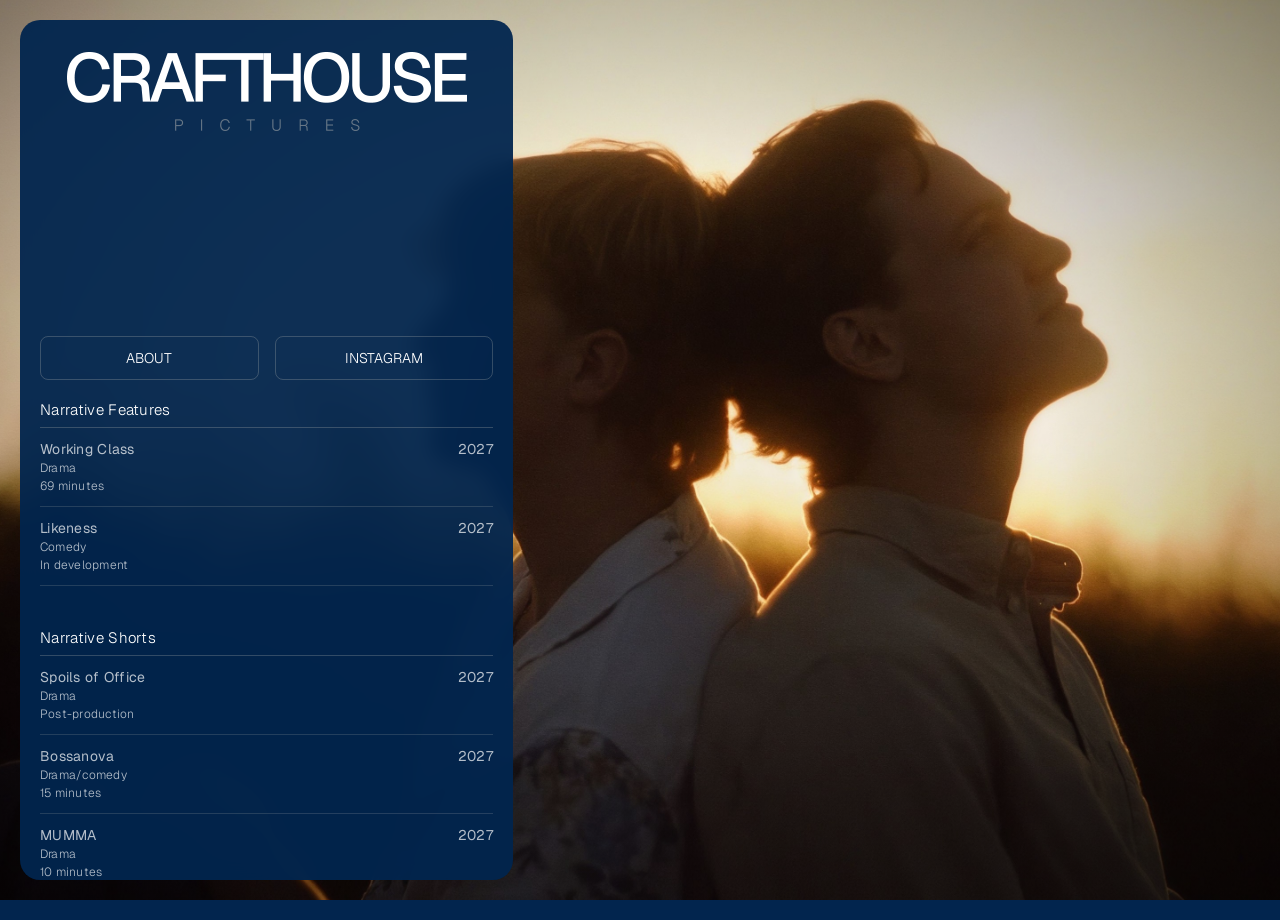
<file: index.html>
<!DOCTYPE html>
<html lang="en">
<head>
    <meta charset="UTF-8">
    <meta name="viewport" content="width=device-width, initial-scale=1.0, viewport-fit=cover">
    <title>CRAFTHOUSE</title>
    <link rel="stylesheet" href="style.css">
    <link rel="icon" type="image/x-icon" href="favicon.png">
    <link rel="preconnect" href="https://fonts.googleapis.com">
    <link rel="preconnect" href="https://fonts.gstatic.com" crossorigin>
    <link href="https://fonts.googleapis.com/css2?family=Geist:ital,wght@0,100..900;1,100..900&display=swap" rel="stylesheet">

      <script>
        // Runs before paint: only browsers lacking native cross-document
        // View Transitions get the JS fade fallback (see style.css / transition.js).
        if (!('startViewTransition' in document)) {
            document.documentElement.classList.add('js-fade');
        }
    </script>

</head>
<body>

    <!-- Background crossfade layers: one per project image, stacked and faded via opacity -->
    <div class="bg-layers">
        <div class="bg-layer bg-default"></div>
        <div class="bg-layer bg-working"></div>
        <div class="bg-layer bg-likeness"></div>
        <div class="bg-layer bg-spoilsofoffice"></div>
        <div class="bg-layer bg-bossanova"></div>
        <div class="bg-layer bg-mumma"></div>
        <div class="bg-layer bg-munchies"></div>
        <div class="bg-layer bg-cicada"></div>
        <div class="bg-vignette"></div>
    </div>

    <div class="panel">

        <img class="logo" src="logo.png" alt="Crafthouse">

        <div class="panelbuttons">
            <button type="button" onclick="window.location.href='about.html'">ABOUT</button>
            <button type="button" onclick="window.location.href='https://www.instagram.com/crafthousepictures'">INSTAGRAM</button>
        </div>

        <!-- Desktop: transparent wrapper (display: contents), list looks exactly as before.
             Mobile: becomes a horizontal swipe carousel. -->
        <div class="projects">

            <!-- Features -->

            <div class="sectiontitle">
                Narrative Features
            </div>

            <!-- Working Class -->

            <div onclick="window.location.href='working-class.html'"class="project working" data-state="default" data-bg="working" data-category="Narrative Feature">
                <div class="project-header">
                    <span>Working Class</span>
                    <span>2027</span>
                </div>
                <div class="project-info">Drama</div>
                <div class="project-info">69 minutes</div>
            </div>

            <!-- Likeness -->

            <div class="project likeness" data-state="default" data-bg="likeness" data-category="Narrative Feature">
                <div class="project-header">
                    <span>Likeness</span>
                    <span>2027</span>
                </div>
                <div class="project-info">Comedy</div>
                <div class="project-info">In development</div>
            </div>

            <!-- Shorts -->

            <div class="sectiontitle" style="margin-top: 22px;">
                Narrative Shorts
            </div>

            <!-- Spoils of Office -->

            <div class="project spoilsofoffice" data-state="default" data-bg="spoilsofoffice" data-category="Narrative Short">
                <div class="project-header">
                    <span>Spoils of Office</span>
                    <span>2027</span>
                </div>
                <div class="project-info">Drama</div>
                <div class="project-info">Post-production</div>
            </div>

            <!-- Bossanova -->

            <div onclick="window.location.href='bossanova.html'" class="project bossanova" data-state="default" data-bg="bossanova" data-category="Narrative Short">
                <div class="project-header">
                    <span>Bossanova</span>
                    <span>2027</span>
                </div>
                <div class="project-info">Drama/comedy</div>
                <div class="project-info">15 minutes</div>
            </div>

            <!-- Mumma -->

            <div onclick="window.location.href='mumma.html'" class="project mumma" data-state="default" data-bg="mumma" data-category="Narrative Short">
                <div class="project-header">
                    <span>MUMMA</span>
                    <span>2027</span>
                </div>
                <div class="project-info">Drama</div>
                <div class="project-info">10 minutes</div>
            </div>

            <!-- Munchies -->

            <div onclick="window.location.href='munchies.html'" class="project munchies" data-state="default" data-bg="munchies" data-category="Narrative Short">
                <div class="project-header">
                    <span>MUNCHIES</span>
                    <span>2025</span>
                </div>
                <div class="project-info">Crime/comedy</div>
                <div class="project-info">11 minutes</div>
            </div>

            <!-- Cicada -->

            <div onclick="window.location.href='cicada.html'" class="project cicada" data-state="default" data-bg="cicada" data-category="Narrative Short">
                <div class="project-header">
                    <span>Cicada</span>
                    <span>2025</span>
                </div>
                <div class="project-info">Drama/comedy</div>
                <div class="project-info">14 minutes</div>
            </div>

        </div>

        <!-- Mobile only: dot pagination (dots are built by mobile.js) -->
        <div class="carousel-dots" role="tablist" aria-label="Projects"></div>

    <!-- tags -->

        <div class="tags" style="margin-top: 40px;">
           <span class="tracyportfolio" onclick="window.location.href='https://tracygaboyau.com'">Site by Tracy Gaboyau</span>
           <span>© 2025 All rights reserved</span>
        </div>

    </div>

    <script src="mobile.js" defer></script>

</body>
</html>
</file>
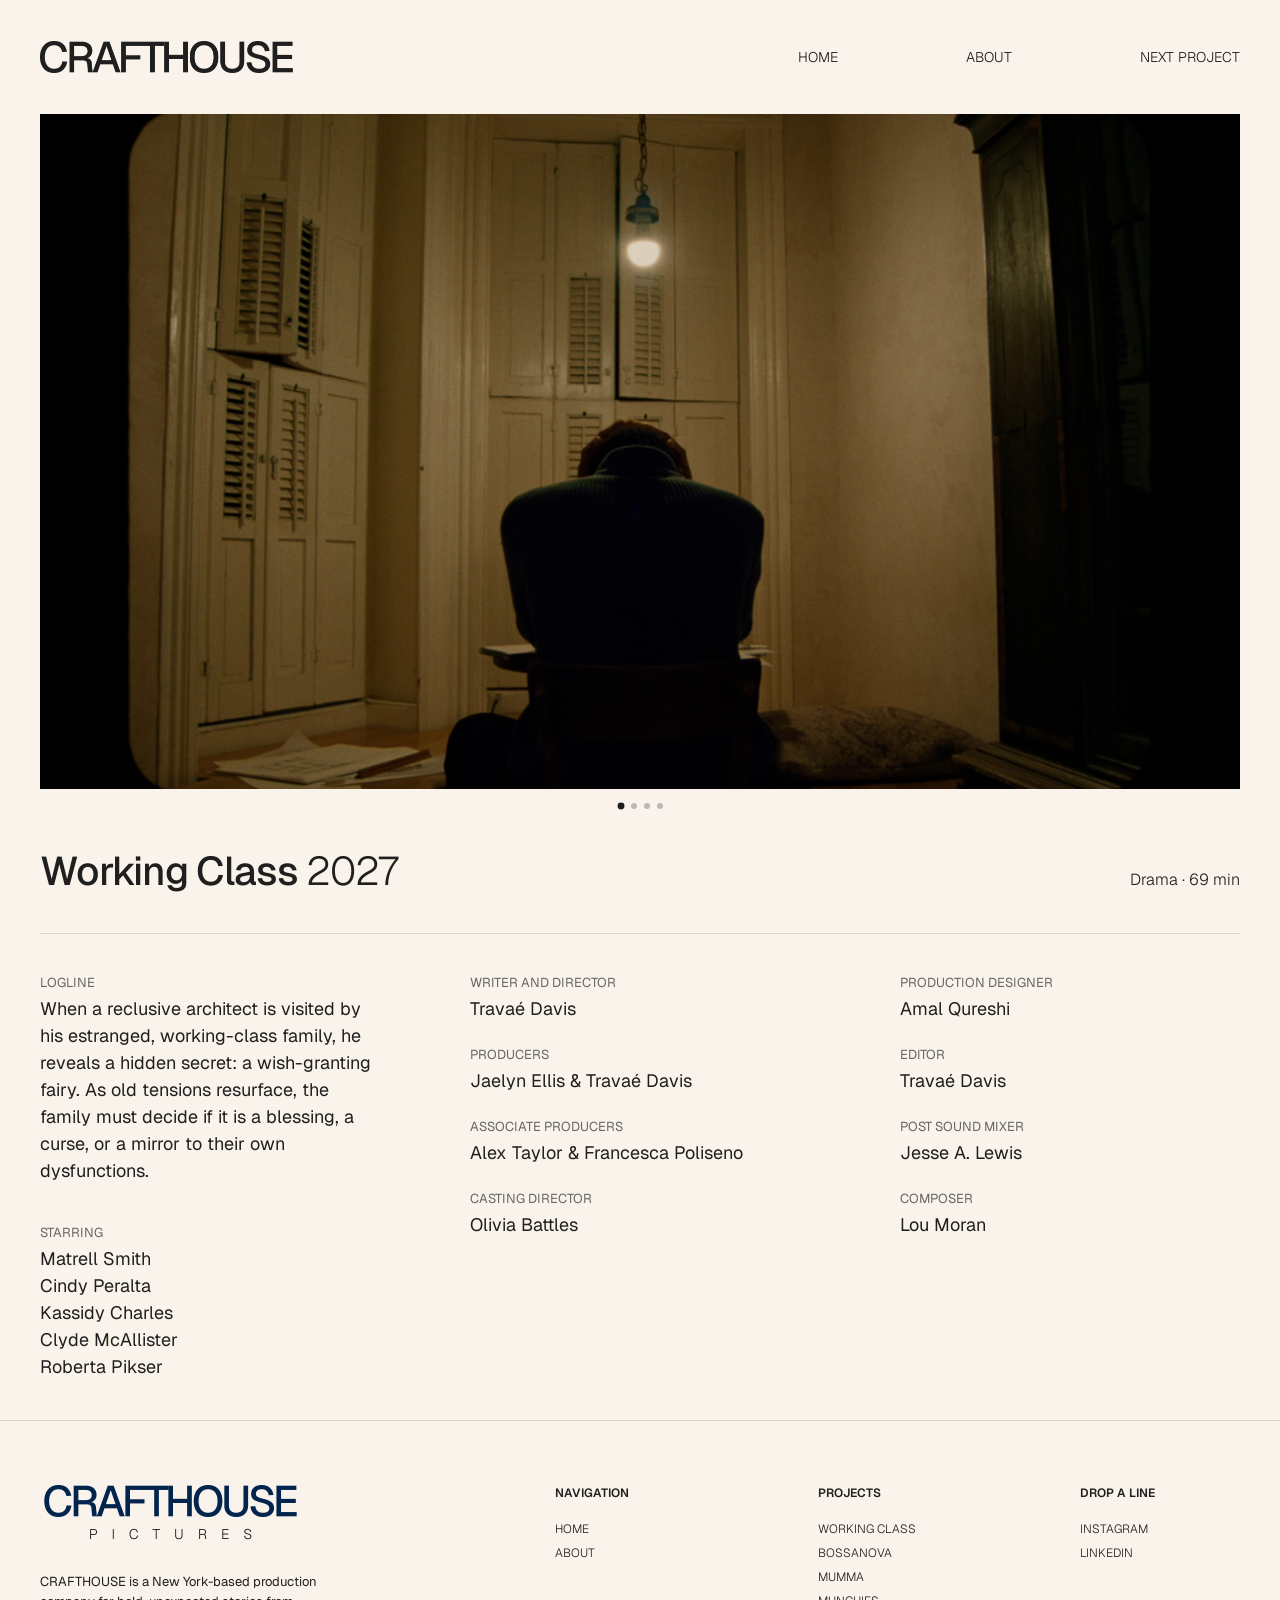
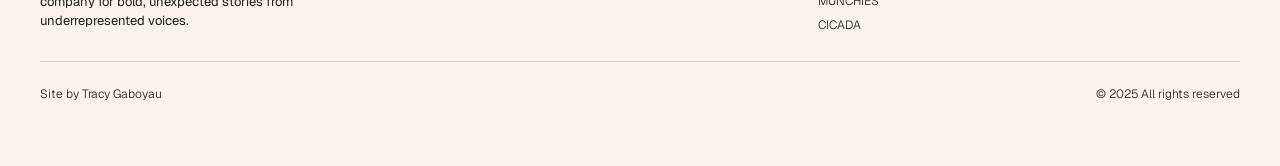
<file: working-class.html>
<!DOCTYPE html>
<html lang="en">
<head>
    <meta charset="UTF-8">
    <meta name="viewport" content="width=device-width, initial-scale=1.0">
    <link rel="stylesheet" href="working-class.css">
    <link rel="preconnect" href="https://fonts.googleapis.com">
    <link rel="preconnect" href="https://fonts.gstatic.com" crossorigin>
    <link href="https://fonts.googleapis.com/css2?family=Geist:ital,wght@0,100..900;1,100..900&display=swap" rel="stylesheet">
    <title>Working Class</title>

     <script>
        if (!('startViewTransition' in document)) {
            document.documentElement.classList.add('js-fade');
        }
    </script>

</head>
<body>
<div class="page">

    <nav class="navbar" aria-label="Main">
        <!-- Logo -->
        <a href="index.html" class="logo-link">
            <img src="nav-logo.png" alt="Crafthouse">
        </a>

        <!-- Links -->
        <div class="nav-links">
            <a href="index.html" class="nav-item">HOME</a>
            <a href="about.html" class="nav-item">ABOUT</a>
            <a href="cicada.html" class="nav-item">NEXT PROJECT</a>
        </div>
    </nav>

    <main>

       <!-- Still Carousel -->
<div class="still-carousel">

    <div class="still-viewport">
        <div class="still-track">

            <div class="still-slide">
                <img
                    src="working-class-still-01.png"
                    alt="Working Class still"
                >
            </div>

            <div class="still-slide">
                <img
                    src="working-class-still-02.png"
                    alt="Working Class still"
                >
            </div>

            <div class="still-slide">
                <img
                    src="working-class-still-03.png"
                    alt="Working Class still"
                >
            </div>

            <div class="still-slide">
                <img
                    src="working-class-still-04.png"
                    alt="Working Class still"
                >
            </div>

        </div>
    </div>

    <!-- Carousel dots -->
    <div class="carousel-dots" aria-label="Project stills">

        <button
            class="carousel-dot is-active"
            type="button"
            aria-label="Show still 1"
            aria-current="true">
        </button>

        <button
            class="carousel-dot"
            type="button"
            aria-label="Show still 2">
        </button>

        <button
            class="carousel-dot"
            type="button"
            aria-label="Show still 3">
        </button>

        <button
            class="carousel-dot"
            type="button"
            aria-label="Show still 4">
        </button>

    </div>

</div>

        <div class="project-header">
            <h1 class="project-title">Working Class <span class="project-year">2027</span></h1>
            <p class="project-meta">Drama · 69 min</p>
        </div>

        <hr>

        <div class="project-about">

            <!-- Logline + Starring: long-form blocks -->
            <div>
                <section class="about-block">
                    <p class="label">Logline</p>
                    <p class="body">When a reclusive architect is visited by his estranged, working-class family, he reveals a hidden secret: a wish-granting fairy. As old tensions resurface, the family must decide if it is a blessing, a curse, or a mirror to their own dysfunctions.</p>
                </section>

                <section class="about-block">
                    <p class="label">Starring</p>
                    <ul class="body cast-list">
                        <li>Matrell Smith</li>
                        <li>Cindy Peralta</li>
                        <li>Kassidy Charles</li>
                        <li>Clyde McAllister</li>
                        <li>Roberta Pikser</li>
                    </ul>
                </section>
            </div>

            <!-- Crew: key/value pairs (dl = list of terms and their values) -->
            <dl class="credits">
                <div class="credit">
                    <dt class="label">Writer and Director</dt>
                    <dd class="body">Travaé Davis</dd>
                </div>
                <div class="credit">
                    <dt class="label">Producers</dt>
                    <dd class="body">Jaelyn Ellis & Travaé Davis</dd>
                </div>
                
                <div class="credit">
                    <dt class="label">Associate Producers</dt>
                    <dd class="body">Alex Taylor & Francesca Poliseno</dd>
                </div>
                <div class="credit">
                    <dt class="label">Casting Director</dt>
                    <dd class="body">Olivia Battles</dd>
                </div>
            </dl>

            <dl class="credits">
                <div class="credit">
                    <dt class="label">Production Designer</dt>
                    <dd class="body">Amal Qureshi</dd>
                </div>
                <div class="credit">
                    <dt class="label">Editor</dt>
                    <dd class="body">Travaé Davis</dd>
                </div>
                <div class="credit">
                    <dt class="label">Post Sound Mixer</dt>
                    <dd class="body">Jesse A. Lewis</dd>
                </div>
                <div class="credit">
                    <dt class="label">Composer</dt>
                    <dd class="body">Lou Moran</dd>
                </div>
                
            </dl>

        </div>


    </main>

    <footer class="main-footer">
        <!-- Logo and About Section -->
        <div class="footer-brand">
            <a href="index.html" >
            <img src="footer-logo.png" alt="Crafthouse">
        </a>
            <p class="about-sentence">CRAFTHOUSE is a New York-based production company for bold, unexpected stories from underrepresented voices.</p>
        </div>

        <!-- This wrapper keeps the groups together on the right -->
        <div class="links-container">
            <!-- Navigation Group -->
            <div class="footer-group">
                <h2 class="footer-heading">Navigation</h2>
                <ul>
                    <li><a href="index.html">HOME</a></li>
                    <li><a href="about.html">ABOUT</a></li>
                </ul>
            </div>

            <!-- Projects Group -->
            <div class="footer-group">
                <h2 class="footer-heading">Projects</h2>
                <ul>
                    <li><a href="working-class.html">WORKING CLASS</a></li>
                    <li><a href="bossanova.html">BOSSANOVA</a></li>
                    <li><a href="mumma.html">MUMMA</a></li>
                    <li><a href="munchies.html">MUNCHIES</a></li>
                    <li><a href="cicada.html">CICADA</a></li>
                </ul>
            </div>

            <!-- Contact Group -->
            <div class="footer-group">
                <h2 class="footer-heading">Drop a Line</h2>
                <ul>
                    <li><a href="https://www.instagram.com/crafthousepictures" target="_blank">INSTAGRAM</a></li>
                    <li><a href="#">LINKEDIN</a></li>
                </ul>
            </div>
        </div>
    </footer>

    <hr class="footer-rule">

    <div class="tags">
        <span>Site by <a href="https://tracygaboyau.com" target="_blank" rel="noopener">Tracy Gaboyau</a></span>
        <span>© 2025 All rights reserved</span>
    </div>

</div>

<script>
(function () {

    var carousel = document.querySelector('.still-carousel');

    if (!carousel) return;

    var viewport = carousel.querySelector('.still-viewport');
    var track = carousel.querySelector('.still-track');
    var slides = carousel.querySelectorAll('.still-slide');
    var dots = carousel.querySelectorAll('.carousel-dot');

    var currentIndex = 0;

    function showSlide(index) {

        currentIndex = index;

        var slide = slides[index];

        if (!slide) return;

        /*
         * Move the track so the selected still
         * sits at the beginning of the viewport.
         */
        track.style.transform =
            'translateX(-' + slide.offsetLeft + 'px)';

        dots.forEach(function (dot, i) {

            dot.classList.toggle(
                'is-active',
                i === index
            );

            if (i === index) {
                dot.setAttribute(
                    'aria-current',
                    'true'
                );
            } else {
                dot.removeAttribute(
                    'aria-current'
                );
            }

        });
    }


    dots.forEach(function (dot, index) {

        dot.addEventListener('click', function () {
            showSlide(index);
        });

    });


    /*
     * Keep the carousel positioned correctly
     * when the browser is resized.
     */
    window.addEventListener('resize', function () {
        showSlide(currentIndex);
    });

})();
</script>

</body>
</html>
</file>
<file: style.css>
/* Smooth, modern crossfade between index.html and about.html */
@view-transition {
    navigation: auto;
}
 
::view-transition-old(root),
::view-transition-new(root) {
    animation-duration: 0.45s;
    animation-timing-function: cubic-bezier(0.4, 0, 0.2, 1);
}
 
@media (prefers-reduced-motion: reduce) {
    ::view-transition-old(root),
    ::view-transition-new(root) {
        animation: none;
    }
}

/* Fallback for browsers without native cross-document View Transitions
   (Safari, Firefox) — see transition.js. Only applied when html.js-fade
   is present, so Chromium browsers are unaffected. */
html.js-fade body {
    opacity: 0;
    transition: opacity 0.38s ease;
}
 
html.js-fade body.is-visible {
    opacity: 1;
}
 
@media (prefers-reduced-motion: reduce) {
    html.js-fade body {
        transition: none;
        opacity: 1;
    }
}

body{

    margin: 0;
    min-height: 100vh;
    min-height: 100dvh;
    width: 100%;
    background-color: #02254E; /* fallback color while images load */

}



.bg-layers {
    position: fixed;
    inset: 0;
    z-index: -1;
}

.bg-layer {
    position: absolute;
    inset: 0;

    background-size: cover;
    background-position: center center;
    background-repeat: no-repeat;

    opacity: 0;
    transition: opacity 0.6s ease-in-out;
}

/* Subtle vignette sitting above all image layers, below the panel */
.bg-vignette {
    position: absolute;
    inset: 0;
    background: radial-gradient(ellipse at center, rgba(0, 0, 0, 0) 45%, rgba(0, 0, 0, 0.45) 100%);
    pointer-events: none;
}

.bg-default   { opacity: 1; background-image: url(cicada.png); }
.bg-working   { background-image: url(workingclass.png); }
.bg-likeness  { background-image: url(likeness.png); }
.bg-spoilsofoffice { background-image: url(spoilsofoffice.png); }
.bg-bossanova { background-image: url(bossanova.png); }
.bg-mumma     { background-image: url(mumma.png); }
.bg-munchies  { background-image: url(munchies.png); }
.bg-cicada    { background-image: url(cicada.png); }
.bg-girlhood  { background-image: url(girlhood.png); }
.bg-churchcamp{ background-image: url(churchcamp.png); }

/* Desktop (real hover): fade the matching layer in on hover.
   Scoped so touch devices don't get "sticky" hover states. */
@media (hover: hover) and (min-width: 769px) {
    body:has(.working:hover)    .bg-working    { opacity: 1; }
    body:has(.likeness:hover)   .bg-likeness   { opacity: 1; }
    body:has(.spoilsofoffice:hover) .bg-spoilsofoffice { opacity: 1; }
    body:has(.bossanova:hover)  .bg-bossanova  { opacity: 1; }
    body:has(.mumma:hover)      .bg-mumma      { opacity: 1; }
    body:has(.munchies:hover)   .bg-munchies   { opacity: 1; }
    body:has(.cicada:hover)     .bg-cicada     { opacity: 1; }
    body:has(.girlhood:hover)   .bg-girlhood   { opacity: 1; }
    body:has(.churchcamp:hover) .bg-churchcamp { opacity: 1; }

    /* Fade the default out whenever any project is hovered */
    body:has(.project:hover) .bg-default { opacity: 0; }
}

.panel {
    display: flex;
    width: 453px;
    padding: 32px 20px;
    flex-direction: column;
    align-items: center;
    box-sizing: content-box;
    
    background-color: rgba(2, 37, 78, 0.95);
    backdrop-filter: blur(10px);
    border-radius: 20px;

    margin: 20px;

    padding-left: 20px;
    padding-right: 20px;
    padding-top: 32px;
    padding-bottom: 32px;

    height: 800px;        /* 1. Establish a height limit */
    max-height: calc(100dvh - 104px); /* never taller than the window (margins + padding) */
    overflow-y: auto;     /* 2. Enable vertical scrolling only when needed */
    overflow-x: hidden;
    scrollbar-width: none;

}

/* Desktop: the wrapper is invisible, so the list lays out exactly as before */
.projects {
    display: contents;
}

.carousel-dots {
    display: none;
}


.logo {

    width: 400px;
    height: 100px;
    display: block;
    margin-left: auto;
    margin-right: auto;
}

.panelbuttons {

    margin-top: 200px;
    width: 100%;
    display: flex;
    gap: 16px;
    justify-content: flex-start;
    
}

button {
    
    background-color: transparent;
    border-color: rgba(245, 232, 216, 0.2);
    border-radius: 8px;
    border-style: solid;
    border-width: .9px;

    width: 100%;
    padding: 12px;
    justify-content: center;
    align-items: center;

    color: white;
    font-family: "Geist", sans-serif;
    font-optical-sizing: auto;
    font-weight: 300;
    font-style: normal;
    font-size: 14px;

}

button:hover {
    background-color: rgba(245, 232, 216, 0.1);
    cursor: pointer;
    transition: background-color 0.3s ease, transform 0.2s ease-out;

}


.sectiontitle {
        
    width: 100%; 
    height: 100%; 
    padding-top: 20px; 
    padding-bottom: 8px; 
    border-bottom: 1px rgba(245, 232, 216, 0.20) solid; 
    justify-content: flex-start; 
    align-items: center; 
    gap: 10px; 
    display: inline-flex;

    font-size: 15px;
    color: white;
    font-family: Geist; 
    font-weight: 300; 
    letter-spacing: 0.32px; 
    word-wrap: break-word;

}


.project {
  margin-top: 12px;
  width: 100%;
  height: 100%;
  padding-bottom: 12px;
  border-bottom: 1px solid rgba(245, 232, 216, 0.2);

  display: flex;
  flex-direction: column;
  justify-content: flex-start;
  align-items: flex-start;
  gap: 2px;

  color: white;
  font-family: "Geist", sans-serif;

  opacity: .7;

}

.project-header {
  width: 100%;

  display: flex;
  justify-content: space-between;
  align-items: flex-start;

  color: white;
  font-size: 14px;
  font-weight: 400;
  letter-spacing: 0.28px;
}

.project-info {
  width: 100%;

  color: white;
  font-size: 12px;
  font-weight: 300;
  letter-spacing: 0.24px;
}

.project:hover {
  opacity: 1;
  cursor: pointer;
  transition: opacity 0.2s ease;
}

.tags {
  width: 100%;
  display: flex;
  flex-direction: column;
  justify-content: space-between;
  align-items: flex-start;

  color: rgba(255, 255, 255, 0.3);
  font-family: "Geist", sans-serif;
  font-size: 10px;
  font-weight: 300;
  letter-spacing: 0.24px;
}

.tracyportfolio:hover {
  opacity: 1;
  color: rgba(255, 255, 255, 0.6);
  cursor: pointer;
  transition: opacity 0.2s ease;
}


/* ==========================================================
   MOBILE  (≤ 768px)
   Full-screen still. Logo + buttons on top; one project at a
   time along the bottom (swipe), with dot pagination.
   The visible project drives which still is shown (mobile.js).
   ========================================================== */
@media (max-width: 768px) {

    /* Active project's still fades in behind the panel */
    body[data-active] .bg-default { opacity: 0; }
    body[data-active="working"]        .bg-working        { opacity: 1; }
    body[data-active="likeness"]       .bg-likeness       { opacity: 1; }
    body[data-active="spoilsofoffice"] .bg-spoilsofoffice { opacity: 1; }
    body[data-active="bossanova"]      .bg-bossanova      { opacity: 1; }
    body[data-active="mumma"]          .bg-mumma          { opacity: 1; }
    body[data-active="munchies"]       .bg-munchies       { opacity: 1; }
    body[data-active="cicada"]         .bg-cicada         { opacity: 1; }

    /* Soft dark fade at the top (logo) and a deeper one at the bottom (text) */
    .bg-vignette {
        background:
            linear-gradient(to bottom, rgba(0, 0, 0, 0.35) 0%, rgba(0, 0, 0, 0) 30%),
            linear-gradient(to top, rgba(0, 0, 0, 0.9) 0%, rgba(0, 0, 0, 0.6) 25%, rgba(0, 0, 0, 0) 55%);
    }

    /* Panel is no longer a floating box; it's the full-screen layout */
    .panel {
        box-sizing: border-box;
        width: 100%;
        height: 100vh;
        height: 100dvh;
        max-height: none;
        margin: 0;
        padding: calc(32px + env(safe-area-inset-top)) 0 calc(24px + env(safe-area-inset-bottom));
        background-color: transparent;
        backdrop-filter: none;
        -webkit-backdrop-filter: none;
        border-radius: 0;
        overflow: hidden;
        align-items: stretch;
    }

    /* Logo and buttons share the same width, centered */
    .logo {
        width: 64%;
        height: auto;
    }

    .panelbuttons {
        width: 64%;
        margin: 16px auto 0;
        gap: 12px;
    }

    /* Carousel track pinned to the bottom: one project per "page" */
    .projects {
        display: flex;
        flex-direction: row;
        gap: 40px;
        margin-top: auto;
        padding: 0 20px;
        overflow-x: auto;
        overflow-y: hidden;
        scroll-snap-type: x mandatory;
        scrollbar-width: none;
        -webkit-overflow-scrolling: touch;
        overscroll-behavior-x: contain;
    }
    .projects::-webkit-scrollbar { display: none; }

    .sectiontitle { display: none; }   /* replaced by .project::before below */

    .project {
        flex: 0 0 100%;
        width: auto;
        height: auto;
        margin-top: 0;
        box-sizing: border-box;
        scroll-snap-align: center;
        scroll-snap-stop: always;

        opacity: 0.3;
        transition: opacity 0.35s ease;
    }

    .project.is-active { opacity: 1; }

    /* Same look as the desktop section title: "Narrative Shorts" + divider */
    .project::before {
        content: attr(data-category);
        display: block;
        width: 100%;
        box-sizing: border-box;
        padding: 20px 0 8px;
        margin-bottom: 12px;
        border-bottom: 1px solid rgba(245, 232, 216, 0.2);
        font-size: 15px;
        font-weight: 300;
        letter-spacing: 0.32px;
        color: white;
    }

    /* Arrow on projects that link somewhere (currently Munchies) */
   .project[onclick] .project-header span:first-child::after {
    content: "";
    display: inline-block;
    width: 10px;          
    height: 10px;
    margin-left: 6px;
    vertical-align: -1px; /* nudge up or down to line up with the text */
    background-color: currentColor;   /* follows the text color */
    -webkit-mask: url(arrow.svg) center / contain no-repeat;
            mask: url(arrow.svg) center / contain no-repeat;
}

    /* Dot pagination (built by mobile.js) */
    .carousel-dots {
        display: flex;
        justify-content: center;
        margin-top: 22px;
    }

    .dot {
        position: relative;
        width: 10px;
        height: 10px;
        margin: 0 7px;
        padding: 0;
        box-sizing: border-box;
        background-color: transparent;
        border: 1px solid #F5E8D8;
        border-radius: 50%;
        transition: background-color 0.3s ease;
    }

    .dot::after {            /* larger tap target */
        content: "";
        position: absolute;
        inset: -10px;
    }

    .dot.is-active { background-color: #F5E8D8; }

    .tags {
        margin-top: 14px !important;   /* overrides the inline 40px */
        padding: 0 20px;
        box-sizing: border-box;
        align-items: center;
        gap: 2px;
    }

    .project:hover { cursor: default; }
    .project[onclick]:hover { cursor: pointer; }
}

/* Very short phones / landscape: tighten so everything still fits */
@media (max-width: 768px) and (max-height: 600px) {
    .logo, .panelbuttons { width: 40%; }
    .panelbuttons { margin-top: 10px; }
    .project::before { padding-top: 10px; }
    .carousel-dots { margin-top: 12px; }
    .tags { display: none; }
}

@media (prefers-reduced-motion: reduce) {
    .project { transition: none; }
    .bg-layer { transition: none; }
}
</file>
<file: working-class.css>
/* Geist is loaded by the <link> in the HTML <head>. */

:root {
    /* Color palette */
    --primary-blue: #02254E;
    --light-blue: #3A5D8F;
    --dark-gray: #1F1F1F;
    --cream: #F5E8D8;
    --accent-red: #6E2513;
    --text-muted: #666666;          /* labels and secondary text (5:1 contrast on the page color) */
    --hairline: rgba(31, 31, 31, 0.15);

    /* Typography */
    --font-main: 'Geist', sans-serif;

    /* Type scale: use these everywhere instead of raw px values */
    --fs-display: 40px;   /* project title */
    --fs-lg: 18px;        /* credit values, logline */
    --fs-md: 16px;        /* meta line, festival list */
    --fs-base: 14px;      /* nav, footer links */
    --fs-sm: 13px;        /* labels, small caps text */
    --fs-xs: 12px;        /* legal line */

    --fw-light: 300;
    --fw-normal: 400;
    --fw-medium: 500;
    --fw-semibold: 600;

    /* Spacing scale: 8px base. Use these everywhere instead of raw px values */
    --space-1: 8px;
    --space-2: 16px;
    --space-3: 24px;
    --space-4: 40px;
    --space-5: 64px;
    --space-6: 96px;

    /* Layout */
    --max-w: 1440px;          /* content stops growing here on very wide screens */
    --page-pad: 40px;         /* side margins for the whole page */
    --section-gap: 64px;      /* space between major sections */

    /* Laurel strip */
    --laurel-h: 74px;
    --laurel-gap: 64px;
    --laurel-speed: 40s;      /* time for one full loop; raise it to slow the strip down */
}

/* Phones and small tablets: tighter margins, smaller type and laurels */
@media (max-width: 768px) {
    :root {
        --page-pad: 20px;
        --section-gap: 40px;
        --fs-display: 28px;
        --laurel-h: 56px;
        --laurel-gap: 40px;
    }
}

body {
    background-color: #FAF3EB;
    margin: 0;
    padding: 0;
    font-family: var(--font-main);
    color: var(--dark-gray);
}

/* Centers all content and stops it stretching on very wide monitors */
.page {
    max-width: var(--max-w);
    margin: 0 auto;
}

/* Keyboard focus: one visible ring for every interactive element */
a:focus-visible,
summary:focus-visible,
button:focus-visible,
video:focus-visible {
    outline: 2px solid var(--light-blue);
    outline-offset: 4px;
}

/* One divider style for the whole page */
hr {
    border: 0;
    border-top: 1px solid var(--hairline);
    margin: var(--space-4) var(--page-pad);
}

/* ---------- Navbar ---------- */
.navbar {
    display: flex;
    justify-content: space-between;
    align-items: center;
    gap: var(--space-2) var(--space-4);
    padding: var(--space-4) var(--page-pad);
}

.logo-link img {
    display: block;
    height: 32px;
    width: auto;
}

.nav-links {
    display: flex;
    flex-wrap: wrap;
    justify-content: flex-end;
    /* shrinks with the screen and tops out at 225px */
    gap: var(--space-1) clamp(24px, 10vw, 225px);
}

.nav-item {
    color: var(--dark-gray);
    font-size: var(--fs-base);
    font-weight: var(--fw-light);
    text-transform: uppercase;
    text-decoration: none;
    padding: var(--space-1) 0; /* bigger tap target on touch screens */
    transition: color 0.3s ease;
}

.nav-item:hover {
    color: var(--light-blue);
    text-decoration: underline;
    text-underline-offset: 6px;
}

@media (max-width: 768px) {
    .navbar {
        flex-direction: column;
        padding: var(--space-3) var(--page-pad);
        gap: var(--space-2);
    }
    .nav-links {
        justify-content: center;
        gap: 4px var(--space-3);
    }
}

/* ---------- Still Carousel ---------- */

.still-carousel {
    margin: 0 var(--page-pad);
}

/*
   The viewport clips the carousel so the next
   image can peek into view on the right.
*/
.still-viewport {
    width: 100%;
    overflow: hidden;
}

.still-track {
    display: flex;
    gap: var(--space-3);
    width: max-content;
    transition: transform 0.45s ease;
}

.still-slide {
    flex: 0 0 calc(100vw - (var(--page-pad) * 2));
    max-width: calc(
        var(--max-w) - (var(--page-pad) * 2)
    );
    aspect-ratio: 16 / 9;
    overflow: hidden;
}

.still-slide img {
    display: block;
    width: 100%;
    height: 100%;
    object-fit: cover;
}


/* ---------- Carousel Dots ---------- */

.carousel-dots {
    display: flex;
    justify-content: center;
    align-items: center;
    gap: 7px;
    margin-top: 14px;
}

.carousel-dot {
    width: 6px;
    height: 6px;
    padding: 0;
    border: 0;
    border-radius: 50%;
    background: #B9B9B9;
    cursor: pointer;

    transition:
        background-color 0.2s ease,
        transform 0.2s ease;
}

.carousel-dot.is-active {
    background: var(--dark-gray);
    transform: scale(1.15);
}

.carousel-dot:hover {
    background: var(--dark-gray);
}



/* ---------- Project header ---------- */
.project-header {
    margin: var(--space-4) var(--page-pad) 0;
    display: flex;
    flex-wrap: wrap; /* title and meta line stack when there isn't room */
    justify-content: space-between;
    align-items: baseline;
    gap: var(--space-1) var(--space-3);
}

.project-title {
    margin: 0;
    font-size: var(--fs-display);
    font-weight: var(--fw-medium);
    letter-spacing: -0.03em;
    line-height: 1.1;
}

.project-year {
    font-weight: var(--fw-light);
}

.project-meta {
    margin: 0;
    font-size: var(--fs-md);
    font-weight: var(--fw-light);
}

/* ---------- Project info (credits) ---------- */
.project-about {
    margin: 0 var(--page-pad);
    display: grid;
    grid-template-columns: repeat(3, minmax(0, 1fr));
    column-gap: clamp(40px, 7vw, 100px);
}

/* Tablet: logline + cast across the top, crew columns side by side below */
@media (max-width: 1024px) {
    .project-about {
        grid-template-columns: repeat(2, minmax(0, 1fr));
    }
    .project-about > div:first-child {
        grid-column: 1 / -1;
    }
}

/* Phone: one column */
@media (max-width: 768px) {
    .project-about {
        grid-template-columns: minmax(0, 1fr);
    }
}

/* Every label sits tight above its value */
.label {
    margin: 0 0 4px;
    font-size: var(--fs-sm);
    font-weight: var(--fw-normal);
    text-transform: uppercase;
    color: var(--text-muted);
}

.body {
    margin: 0;
    max-width: 65ch; /* keeps the logline readable on wide screens */
    font-size: var(--fs-lg);
    font-weight: var(--fw-normal);
    line-height: 1.5;
}

/* Logline and Starring: long-form blocks, separated by space, not rules */
.about-block {
    margin: 0 0 var(--space-4);
}

.cast-list {
    list-style: none;
    padding: 0;
}

/* Crew credits as key/value pairs */
.credits {
    margin: 0;
}

.credit {
    margin: 0 0 var(--space-3);
}


/* ---------- Footer ---------- */
.main-footer {
    display: flex;
    flex-wrap: wrap;
    justify-content: space-between;
    align-items: flex-start;
    padding: var(--space-5) var(--page-pad) 0;
    gap: var(--space-4) var(--space-5);
    border-top: 1px solid var(--hairline);
}

.links-container {
    display: flex;
    flex-wrap: wrap;
    gap: var(--space-4) clamp(40px, 8vw, 200px);
}

.footer-brand {
    display: flex;
    flex-direction: column;
    gap: var(--space-3);

    img {
        height: 58px;
        width: auto;
    }
}

.footer-brand img {
    height: 58px;
    width: auto;
}

.about-sentence {
    margin: 0;
    max-width: 280px;
    font-size: var(--fs-sm);
    line-height: 1.5;
}

.footer-group {
    width: 160px;
}

.footer-heading {
    margin: 0 0 var(--space-2);
    font-size: var(--fs-xs);
    font-weight: var(--fw-semibold);
    text-transform: uppercase;
}

.footer-group ul {
    list-style: none;
    margin: 0;
    padding: 0;
    text-transform: uppercase;
    font-size: var(--fs-xs);
    font-weight: var(--fw-light);
}

.footer-group a {
    display: inline-block;
    padding: 4px 0;
    color: var(--dark-gray);
    text-decoration: none;
    transition: color 0.3s ease;
}

.footer-group a:hover,
.tags a:hover {
    color: var(--light-blue);
    text-decoration: underline;
    text-underline-offset: 4px;
}

@media (max-width: 1024px) {
    .main-footer {
        flex-direction: column;
    }
}

@media (max-width: 768px) {
    .main-footer {
        padding-top: var(--space-4);
        gap: var(--space-4);
    }
    .links-container {
        gap: var(--space-4);
    }
    .footer-group {
        width: auto;
        min-width: 140px;
    }
}

hr.footer-rule {
    margin: var(--space-3) var(--page-pad);
}

.tags {
    display: flex;
    flex-wrap: wrap;
    justify-content: space-between;
    gap: var(--space-1) var(--space-3);
    padding: 0 var(--page-pad) var(--space-5);
    font-size: var(--fs-xs);
    font-weight: var(--fw-light);
}

.tags a {
    color: var(--dark-gray);
    text-decoration: none;
    transition: color 0.3s ease;
}

@media (max-width: 768px) {
    .tags {
        padding-bottom: var(--space-4);
    }
}

@media (max-width: 768px) {

    .still-carousel {
        margin: 0 var(--page-pad);
    }

    .still-track {
        gap: 12px;
    }

    .still-slide {
        /*
         * On mobile the image becomes a true
         * full-width slide.
         */
        flex-basis: 100%;
        aspect-ratio: 16 / 9;
    }

    .carousel-dots {
        margin-top: 12px;
        gap: 6px;
    }

    .carousel-dot {
        width: 6px;
        height: 6px;
    }

    .project-header {
        display: grid;
        grid-template-columns: 1fr;
        gap: 4px;
        margin-top: var(--space-3);
    }

    .project-title {
        font-size: var(--fs-display);
    }

    .project-meta {
        grid-column: 1;
        margin: 0;
    }

    .project-type {
        grid-column: 1;
        grid-row: auto;

        margin-top: var(--space-2);

        align-self: auto;
    }
}
</file>
